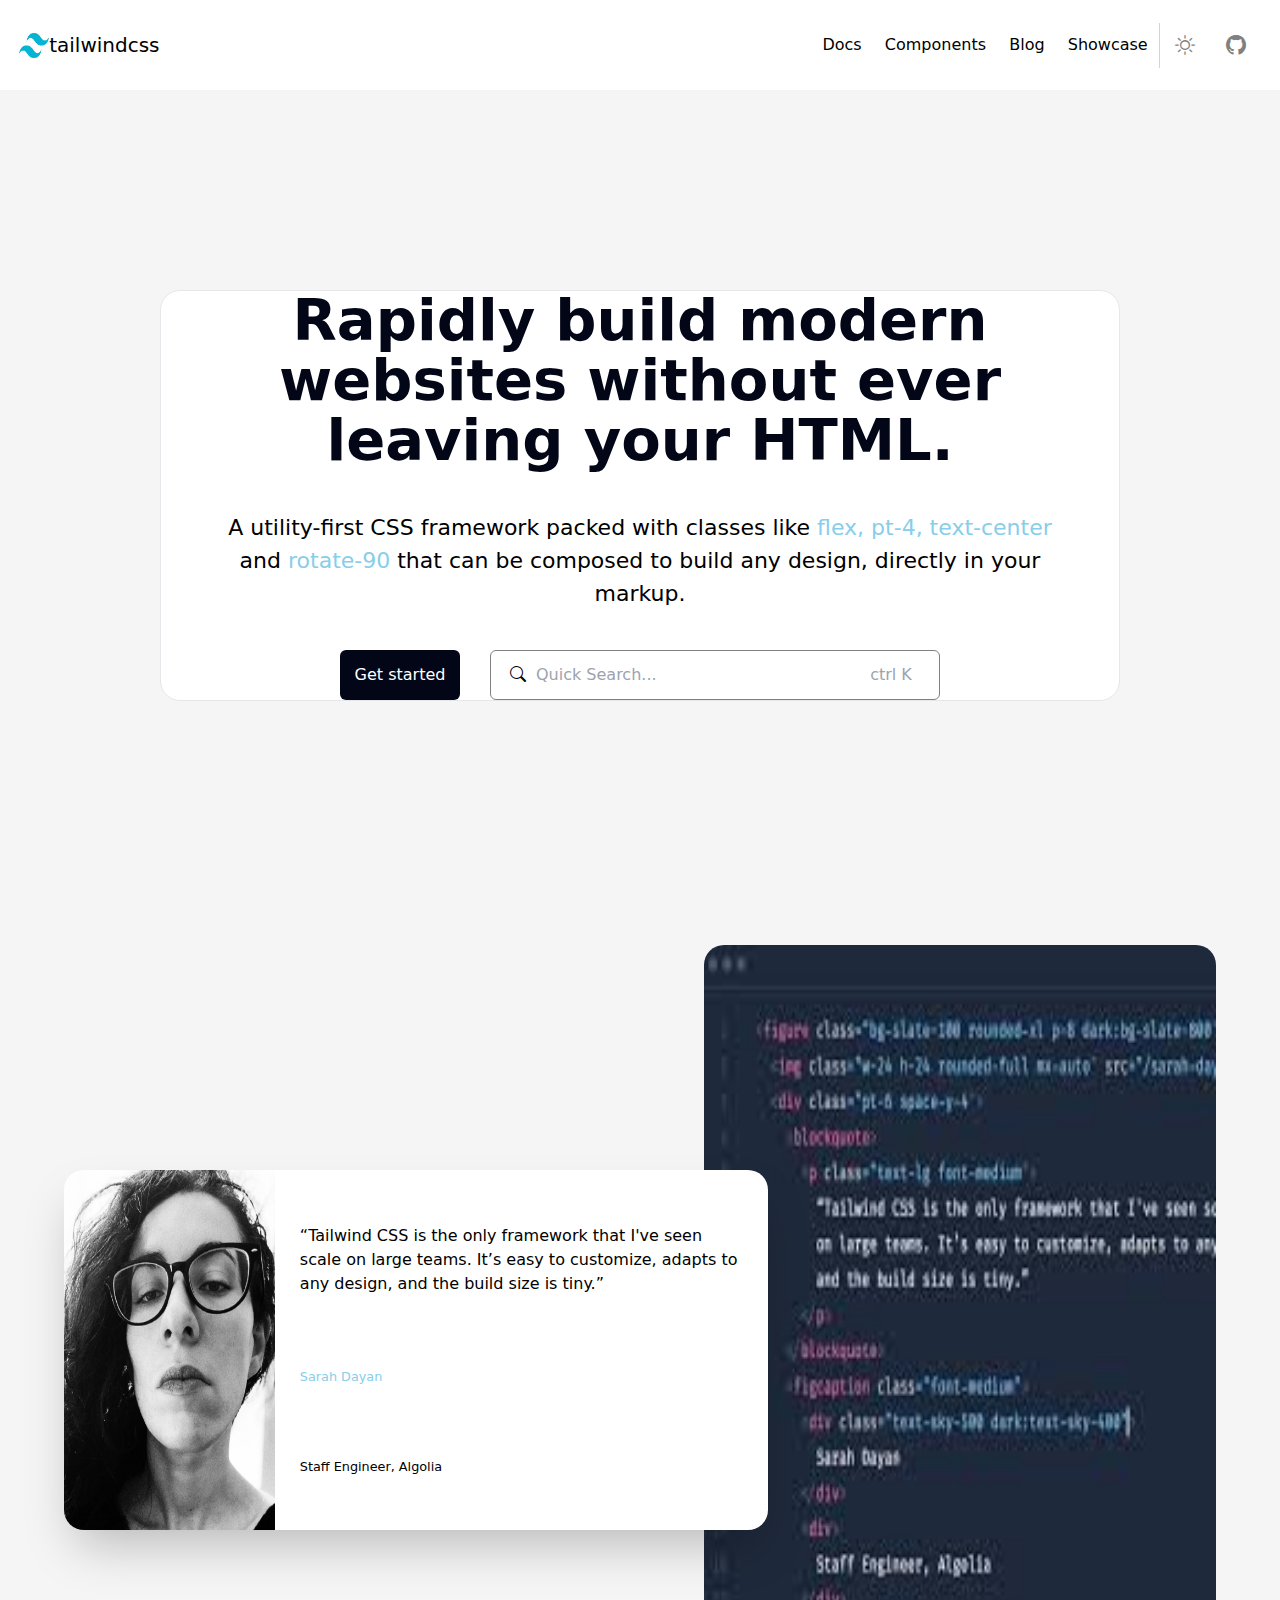
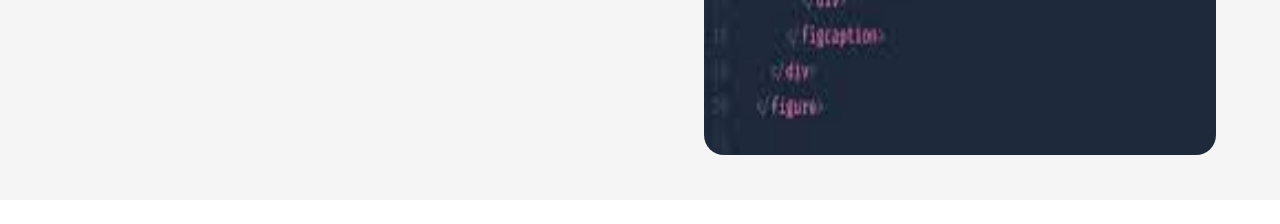
<file: src/index.html>
<!DOCTYPE html>
<html>
  <head>
    <meta charset="UTF-8" />
    <meta name="viewport" content="width=device-width, initial-scale=1.0" />
    <link href="./output.css" rel="stylesheet" />
  </head>
  <body>
    <!DOCTYPE html>
    <html lang="en">
      <head>
        <meta charset="UTF-8" />
        <meta name="viewport" content="width=device-width, initial-scale=1.0" />
        <title>tailwind</title>
        <link rel="stylesheet" href="./output.css" />
        <link
          rel="stylesheet"
          href="https://cdn.jsdelivr.net/npm/bootstrap-icons@1.11.3/font/bootstrap-icons.min.css"
        />
      </head>
      <body class="overflow-x-hidden">
        <main class="bg-[whitesmoke]">
          <header
            class="w-[100vw] h-[10vh] flex items-center justify-center bg-white"
          >
            <div class="w-[97%] h-[10vh] flex items-center justify-between">
              <div class="w-[140px] h-[10vh] flex items-center justify-between">
                <img
                  src="../images/WhatsApp Image 2024-11-06 at 11.22.37_684c1a16.jpg"
                  alt=""
                  class="w-[30px] h-[25px]"
                />
                <p class="text-[20px] font-medium">tailwindcss</p>
              </div>
              <div class="w-[450px] h-[10vh] flex items-center justify-between">
                <nav
                  class="w-[400px] h-[5vh] border-r-[1px] border-gray-300 sm:flex items-center justify-around font-medium hidden"
                >
                  <a class="hover:text-[skyblue] duration-200" href="">Docs</a>
                  <a class="hover:text-[skyblue] duration-200" href=""
                    >Components</a
                  >
                  <a class="hover:text-[skyblue] duration-200" href="">Blog</a>
                  <a class="hover:text-[skyblue] duration-200" href=""
                    >Showcase</a
                  >
                </nav>
                <div
                  class="w-[115px] h-[10vh] sm:flex items-center justify-around hidden text-[20px]"
                >
                  <a href="http://" class="text-[gray] hover:text-[#2b2a2a]">
                    <i class="bi bi-brightness-high"></i>
                  </a>
                  <a href="http://" class="text-[gray] hover:text-[#2b2a2a]">
                    <i class="bi bi-github"></i>
                  </a>
                </div>
              </div>

              <div
                class="sm:hidden flex items-center justify-around w-[100px] h-[10vh] text-[20px]"
              >
                <a href="http://" class="text-[gray] hover:text-[#2b2a2a]">
                  <i class="bi bi-search"></i>
                </a>
                <a href="http:// " class="text-[gray] hover:text-[#2b2a2a]">
                  <i class="bi bi-three-dots-vertical"></i>
                </a>
              </div>
            </div>
          </header>
          <section class="w-[100vw] h-[90vh] grid place-items-center">
            <div
              class="md:w-[75%] w-[90%] h-fit flex items-center justify-between flex-col text-center border-[1px] rounded-[20px] gap-10 bg-white"
            >
              <div class="w-[100%] h-fit">
                <h1
                  class="text-slate-950 md:text-[4.5vw] sm:text-[5.5vw] font-bold leading-[60px]"
                >
                  Rapidly build modern websites without ever leaving your HTML.
                </h1>
              </div>
              <div class="w-[90%] h-fit flex items-end justify-center">
                <p class="text-[22px]">
                  A utility-first CSS framework packed with classes like
                  <span class="text-[skyblue]">flex, pt-4, text-center</span>
                  and <span class="text-[skyblue]">rotate-90</span> that can be
                  composed to build any design, directly in your markup.
                </p>
              </div>
              <div
                class="sm:w-[600px] w-[90vw] h-fit flex items-end justify-between"
              >
                <div class="w-[100%] h-[100%] flex items-end justify-between">
                  <button
                    class="sm:w-[20%] w-[100%] h-[50px] bg-slate-950 hover:bg-slate-800 text-white rounded-md"
                  >
                    Get started
                  </button>
                  <div
                    class="w-[75%] h-[100%] sm:flex hidden items-end justify-center"
                  >
                    <div
                      class="w-[100%] h-[50px] flex items-center justify-between"
                    >
                      <i class="bi bi-search absolute ml-[20px]"></i>
                      <input
                        type="text"
                        placeholder="Quick Search...                                          ctrl K"
                        class="w-[100%] h-[50px] border-[1px] border-[gray] rounded-md pl-[45px] cursor-pointer"
                      />
                    </div>
                  </div>
                </div>
              </div>
            </div>
          </section>
          <section
            class="w-[100vw] md:h-[100vh] h-[120vh] grid place-items-center"
          >
            <div
              class="w-[90%] h-[90%] flex items-center md:justify-between justify-center md:flex-row flex-col-reverse"
            >
              <div
                class="md:w-[55%] w-[50%] shadow-2xl md:absolute static md:h-[40%] h-[70vh] flex items-center justify-between md:flex-row flex-col rounded-[20px] bg-white md:mt-0 mt-[-20px]"
              >
                <div class="w-[30%] h-[100%]">
                  <img
                    src="../images/sarah-dayan.de9b3815.jpg"
                    alt=""
                    class="md:w-[100%] md:h-[100%] w-[80%] h-[80%] md:rounded-tl-[20px] md:rounded-none md:rounded-bl-[20px] rounded-[50%]"
                  />
                </div>
                <div
                  class="md:w-[70%] w-[100%] h-[100%] grid place-items-center"
                >
                  <div
                    class="w-[90%] h-[90%] flex items-start justify-around flex-col"
                  >
                    <p>
                      “Tailwind CSS is the only framework that I've seen scale
                      on large teams. It’s easy to customize, adapts to any
                      design, and the build size is tiny.”
                    </p>
                    <small class="text-[skyblue] font-medium"
                      >Sarah Dayan</small
                    >
                    <small>Staff Engineer, Algolia</small>
                  </div>
                </div>
              </div>
              <div class="md:w-[50%] w-[95%] h-[100%] md:ml-[50vw] ml-0">
                <img
                  src="../images/download.jpeg"
                  alt=""
                  class="w-[100%] h-[100%] rounded-[20px]"
                />
              </div>
            </div>
          </section>
        </main>
         
      </body>
    </html>
  </body>
</html>
</file>
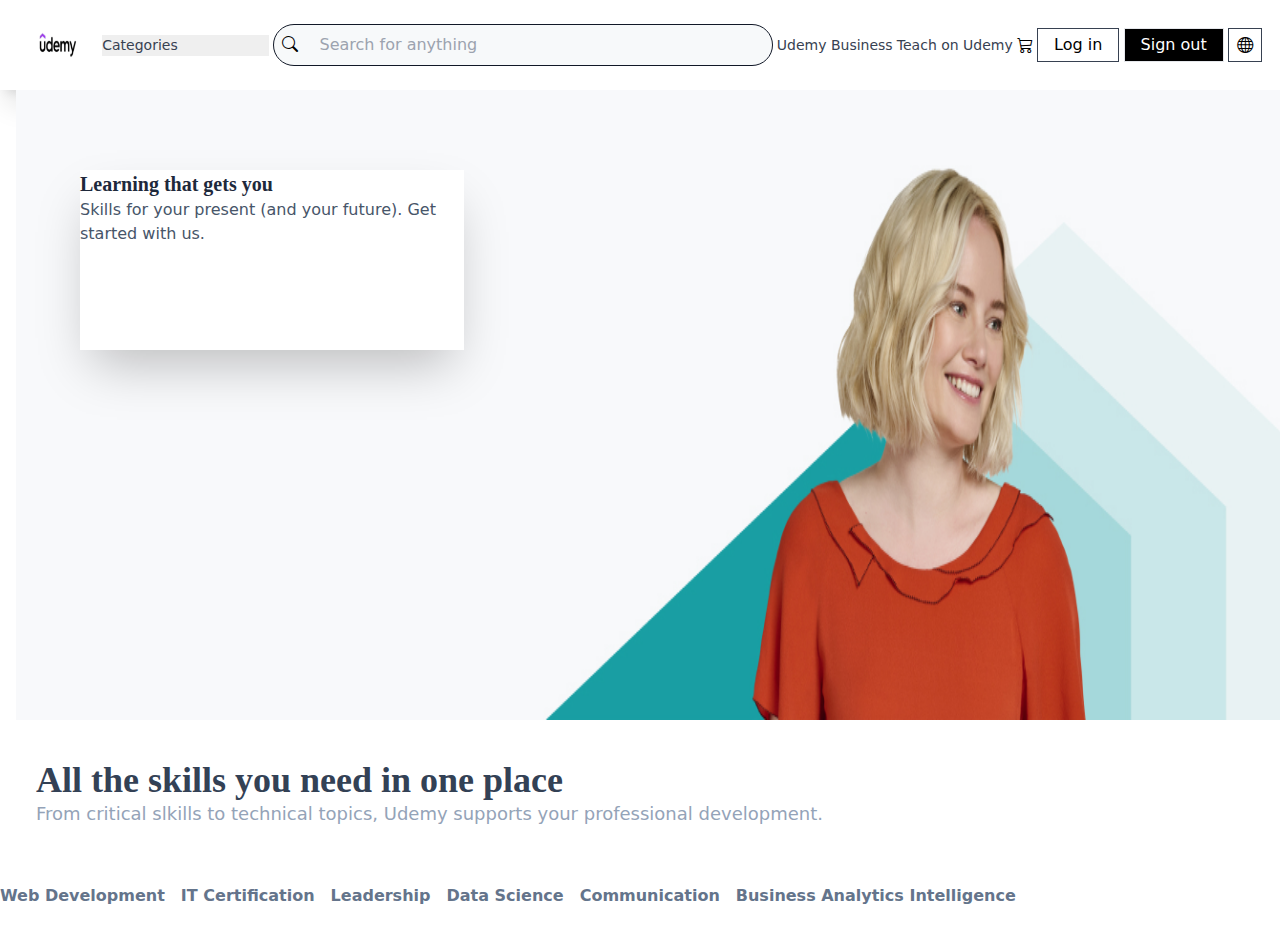
<file: src/udemy.html>
<html lang="en">
<head>
  <meta charset="UTF-8">
  <meta name="viewport" content="width=device-width, initial-scale=1.0">
  <title>Udemy</title>
  <link rel="stylesheet" href="./output.css">
  <link
      rel="stylesheet"
      href="https://cdn.jsdelivr.net/npm/bootstrap-icons@1.11.3/font/bootstrap-icons.min.css"
    />
</head>
<body>
  <header class="w-screen h-[10vh] flex items-center justify-around shadow-xl px-4">
    <img src="../images/bg image.png" alt="" class="w-20 h-20">
    <select name="" id="Categories" class="text-[14px] outline-none border-none appearance-none 
    text-gray-700 hover:text[#a736f5]">
      <option value="">Categories</option>
      <option value="">Development</option>
      <option value="">Business</option>
      <option value="">Finance and Accounting</option>
    </select>
    <div class="w-2/5 p-2 border-[1px] border-gray-900 rounded-3xl bg-[#f7f9fa]">
      <i class="bi bi-search"></i>
      <input type="text" placeholder="Search for anything" class="ml-4 bg-[#f7f9fa] outline-none border-none">
    </div>
    <a href="#" class="text-[14px] text-gray-700 hover:text[#a736f5]">Udemy Business</a>
    <a href="#" class="text-[14px] text-gray-700 hover:text[#a736f5]">Teach on Udemy</a>
    <i class="bi bi-cart3"></i>
    <button class="border-[1px] border-gray-700 px-4 py-1">Log in</button>
    <button class="border-[1px] bg-black text-white px-4 py-1">Sign out</button>
    <p class="border-[1px] border-gray-700 p-2">
      <i class="bi bi-globe"></i>
    </p>
  </header>

  <!-- MAIN SECTION -->
   <main>
    <!-- hero section -->
     <section>
      <div class="flex" >
        <img class="relative mx-4 w-[100vw] h-[70vh]" src="../images/the woman.jpg" >

        <div class="flex flex-col absolute mt-20 ml-20 bg-white shadow-2xl w-[30%] h-[20vh]">
         <h1 class="text-xl font-serif text-slate-800 font-semibold">Learning that gets you</h1>
         <p class="text-slate-600">Skills for your present (and your future). Get started with us.</p>
        </div>

      </div>
        <div class="mx-9 my-6 py-4 pd-4">
          <h2 class="text-slate-700 font-bold font-serif text-4xl">All the skills you need in one place</h2>
          <div class="text-lg text-slate-400">From critical slkills to technical topics, Udemy supports your professional development.</div>
        </div>
          <div class="my-6 py-4 flex justify-start space-x-4 text-center font-bold text-slate-500 
           hover:text-slate-900 decoration-transparent">
           <a href="#">Web Development</a>
           <a href="#">IT Certification</a>
           <a href="#">Leadership</a>
           <a href="#">Data Science</a>
           <a href="#">Communication</a>
           <a href="#">Business Analytics Intelligence</a>
           <a href="#"></a>
           
          </div>
        
      </div>
     </section>
   </main>
</body>
</html>
</file>
<file: src/output.css>
*, ::before, ::after {
  --tw-border-spacing-x: 0;
  --tw-border-spacing-y: 0;
  --tw-translate-x: 0;
  --tw-translate-y: 0;
  --tw-rotate: 0;
  --tw-skew-x: 0;
  --tw-skew-y: 0;
  --tw-scale-x: 1;
  --tw-scale-y: 1;
  --tw-pan-x:  ;
  --tw-pan-y:  ;
  --tw-pinch-zoom:  ;
  --tw-scroll-snap-strictness: proximity;
  --tw-gradient-from-position:  ;
  --tw-gradient-via-position:  ;
  --tw-gradient-to-position:  ;
  --tw-ordinal:  ;
  --tw-slashed-zero:  ;
  --tw-numeric-figure:  ;
  --tw-numeric-spacing:  ;
  --tw-numeric-fraction:  ;
  --tw-ring-inset:  ;
  --tw-ring-offset-width: 0px;
  --tw-ring-offset-color: #fff;
  --tw-ring-color: rgb(59 130 246 / 0.5);
  --tw-ring-offset-shadow: 0 0 #0000;
  --tw-ring-shadow: 0 0 #0000;
  --tw-shadow: 0 0 #0000;
  --tw-shadow-colored: 0 0 #0000;
  --tw-blur:  ;
  --tw-brightness:  ;
  --tw-contrast:  ;
  --tw-grayscale:  ;
  --tw-hue-rotate:  ;
  --tw-invert:  ;
  --tw-saturate:  ;
  --tw-sepia:  ;
  --tw-drop-shadow:  ;
  --tw-backdrop-blur:  ;
  --tw-backdrop-brightness:  ;
  --tw-backdrop-contrast:  ;
  --tw-backdrop-grayscale:  ;
  --tw-backdrop-hue-rotate:  ;
  --tw-backdrop-invert:  ;
  --tw-backdrop-opacity:  ;
  --tw-backdrop-saturate:  ;
  --tw-backdrop-sepia:  ;
  --tw-contain-size:  ;
  --tw-contain-layout:  ;
  --tw-contain-paint:  ;
  --tw-contain-style:  ;
}

::backdrop {
  --tw-border-spacing-x: 0;
  --tw-border-spacing-y: 0;
  --tw-translate-x: 0;
  --tw-translate-y: 0;
  --tw-rotate: 0;
  --tw-skew-x: 0;
  --tw-skew-y: 0;
  --tw-scale-x: 1;
  --tw-scale-y: 1;
  --tw-pan-x:  ;
  --tw-pan-y:  ;
  --tw-pinch-zoom:  ;
  --tw-scroll-snap-strictness: proximity;
  --tw-gradient-from-position:  ;
  --tw-gradient-via-position:  ;
  --tw-gradient-to-position:  ;
  --tw-ordinal:  ;
  --tw-slashed-zero:  ;
  --tw-numeric-figure:  ;
  --tw-numeric-spacing:  ;
  --tw-numeric-fraction:  ;
  --tw-ring-inset:  ;
  --tw-ring-offset-width: 0px;
  --tw-ring-offset-color: #fff;
  --tw-ring-color: rgb(59 130 246 / 0.5);
  --tw-ring-offset-shadow: 0 0 #0000;
  --tw-ring-shadow: 0 0 #0000;
  --tw-shadow: 0 0 #0000;
  --tw-shadow-colored: 0 0 #0000;
  --tw-blur:  ;
  --tw-brightness:  ;
  --tw-contrast:  ;
  --tw-grayscale:  ;
  --tw-hue-rotate:  ;
  --tw-invert:  ;
  --tw-saturate:  ;
  --tw-sepia:  ;
  --tw-drop-shadow:  ;
  --tw-backdrop-blur:  ;
  --tw-backdrop-brightness:  ;
  --tw-backdrop-contrast:  ;
  --tw-backdrop-grayscale:  ;
  --tw-backdrop-hue-rotate:  ;
  --tw-backdrop-invert:  ;
  --tw-backdrop-opacity:  ;
  --tw-backdrop-saturate:  ;
  --tw-backdrop-sepia:  ;
  --tw-contain-size:  ;
  --tw-contain-layout:  ;
  --tw-contain-paint:  ;
  --tw-contain-style:  ;
}

/*
! tailwindcss v3.4.14 | MIT License | https://tailwindcss.com
*/

/*
1. Prevent padding and border from affecting element width. (https://github.com/mozdevs/cssremedy/issues/4)
2. Allow adding a border to an element by just adding a border-width. (https://github.com/tailwindcss/tailwindcss/pull/116)
*/

*,
::before,
::after {
  box-sizing: border-box;
  /* 1 */
  border-width: 0;
  /* 2 */
  border-style: solid;
  /* 2 */
  border-color: #e5e7eb;
  /* 2 */
}

::before,
::after {
  --tw-content: '';
}

/*
1. Use a consistent sensible line-height in all browsers.
2. Prevent adjustments of font size after orientation changes in iOS.
3. Use a more readable tab size.
4. Use the user's configured `sans` font-family by default.
5. Use the user's configured `sans` font-feature-settings by default.
6. Use the user's configured `sans` font-variation-settings by default.
7. Disable tap highlights on iOS
*/

html,
:host {
  line-height: 1.5;
  /* 1 */
  -webkit-text-size-adjust: 100%;
  /* 2 */
  -moz-tab-size: 4;
  /* 3 */
  -o-tab-size: 4;
     tab-size: 4;
  /* 3 */
  font-family: ui-sans-serif, system-ui, sans-serif, "Apple Color Emoji", "Segoe UI Emoji", "Segoe UI Symbol", "Noto Color Emoji";
  /* 4 */
  font-feature-settings: normal;
  /* 5 */
  font-variation-settings: normal;
  /* 6 */
  -webkit-tap-highlight-color: transparent;
  /* 7 */
}

/*
1. Remove the margin in all browsers.
2. Inherit line-height from `html` so users can set them as a class directly on the `html` element.
*/

body {
  margin: 0;
  /* 1 */
  line-height: inherit;
  /* 2 */
}

/*
1. Add the correct height in Firefox.
2. Correct the inheritance of border color in Firefox. (https://bugzilla.mozilla.org/show_bug.cgi?id=190655)
3. Ensure horizontal rules are visible by default.
*/

hr {
  height: 0;
  /* 1 */
  color: inherit;
  /* 2 */
  border-top-width: 1px;
  /* 3 */
}

/*
Add the correct text decoration in Chrome, Edge, and Safari.
*/

abbr:where([title]) {
  -webkit-text-decoration: underline dotted;
          text-decoration: underline dotted;
}

/*
Remove the default font size and weight for headings.
*/

h1,
h2,
h3,
h4,
h5,
h6 {
  font-size: inherit;
  font-weight: inherit;
}

/*
Reset links to optimize for opt-in styling instead of opt-out.
*/

a {
  color: inherit;
  text-decoration: inherit;
}

/*
Add the correct font weight in Edge and Safari.
*/

b,
strong {
  font-weight: bolder;
}

/*
1. Use the user's configured `mono` font-family by default.
2. Use the user's configured `mono` font-feature-settings by default.
3. Use the user's configured `mono` font-variation-settings by default.
4. Correct the odd `em` font sizing in all browsers.
*/

code,
kbd,
samp,
pre {
  font-family: ui-monospace, SFMono-Regular, Menlo, Monaco, Consolas, "Liberation Mono", "Courier New", monospace;
  /* 1 */
  font-feature-settings: normal;
  /* 2 */
  font-variation-settings: normal;
  /* 3 */
  font-size: 1em;
  /* 4 */
}

/*
Add the correct font size in all browsers.
*/

small {
  font-size: 80%;
}

/*
Prevent `sub` and `sup` elements from affecting the line height in all browsers.
*/

sub,
sup {
  font-size: 75%;
  line-height: 0;
  position: relative;
  vertical-align: baseline;
}

sub {
  bottom: -0.25em;
}

sup {
  top: -0.5em;
}

/*
1. Remove text indentation from table contents in Chrome and Safari. (https://bugs.chromium.org/p/chromium/issues/detail?id=999088, https://bugs.webkit.org/show_bug.cgi?id=201297)
2. Correct table border color inheritance in all Chrome and Safari. (https://bugs.chromium.org/p/chromium/issues/detail?id=935729, https://bugs.webkit.org/show_bug.cgi?id=195016)
3. Remove gaps between table borders by default.
*/

table {
  text-indent: 0;
  /* 1 */
  border-color: inherit;
  /* 2 */
  border-collapse: collapse;
  /* 3 */
}

/*
1. Change the font styles in all browsers.
2. Remove the margin in Firefox and Safari.
3. Remove default padding in all browsers.
*/

button,
input,
optgroup,
select,
textarea {
  font-family: inherit;
  /* 1 */
  font-feature-settings: inherit;
  /* 1 */
  font-variation-settings: inherit;
  /* 1 */
  font-size: 100%;
  /* 1 */
  font-weight: inherit;
  /* 1 */
  line-height: inherit;
  /* 1 */
  letter-spacing: inherit;
  /* 1 */
  color: inherit;
  /* 1 */
  margin: 0;
  /* 2 */
  padding: 0;
  /* 3 */
}

/*
Remove the inheritance of text transform in Edge and Firefox.
*/

button,
select {
  text-transform: none;
}

/*
1. Correct the inability to style clickable types in iOS and Safari.
2. Remove default button styles.
*/

button,
input:where([type='button']),
input:where([type='reset']),
input:where([type='submit']) {
  -webkit-appearance: button;
  /* 1 */
  background-color: transparent;
  /* 2 */
  background-image: none;
  /* 2 */
}

/*
Use the modern Firefox focus style for all focusable elements.
*/

:-moz-focusring {
  outline: auto;
}

/*
Remove the additional `:invalid` styles in Firefox. (https://github.com/mozilla/gecko-dev/blob/2f9eacd9d3d995c937b4251a5557d95d494c9be1/layout/style/res/forms.css#L728-L737)
*/

:-moz-ui-invalid {
  box-shadow: none;
}

/*
Add the correct vertical alignment in Chrome and Firefox.
*/

progress {
  vertical-align: baseline;
}

/*
Correct the cursor style of increment and decrement buttons in Safari.
*/

::-webkit-inner-spin-button,
::-webkit-outer-spin-button {
  height: auto;
}

/*
1. Correct the odd appearance in Chrome and Safari.
2. Correct the outline style in Safari.
*/

[type='search'] {
  -webkit-appearance: textfield;
  /* 1 */
  outline-offset: -2px;
  /* 2 */
}

/*
Remove the inner padding in Chrome and Safari on macOS.
*/

::-webkit-search-decoration {
  -webkit-appearance: none;
}

/*
1. Correct the inability to style clickable types in iOS and Safari.
2. Change font properties to `inherit` in Safari.
*/

::-webkit-file-upload-button {
  -webkit-appearance: button;
  /* 1 */
  font: inherit;
  /* 2 */
}

/*
Add the correct display in Chrome and Safari.
*/

summary {
  display: list-item;
}

/*
Removes the default spacing and border for appropriate elements.
*/

blockquote,
dl,
dd,
h1,
h2,
h3,
h4,
h5,
h6,
hr,
figure,
p,
pre {
  margin: 0;
}

fieldset {
  margin: 0;
  padding: 0;
}

legend {
  padding: 0;
}

ol,
ul,
menu {
  list-style: none;
  margin: 0;
  padding: 0;
}

/*
Reset default styling for dialogs.
*/

dialog {
  padding: 0;
}

/*
Prevent resizing textareas horizontally by default.
*/

textarea {
  resize: vertical;
}

/*
1. Reset the default placeholder opacity in Firefox. (https://github.com/tailwindlabs/tailwindcss/issues/3300)
2. Set the default placeholder color to the user's configured gray 400 color.
*/

input::-moz-placeholder, textarea::-moz-placeholder {
  opacity: 1;
  /* 1 */
  color: #9ca3af;
  /* 2 */
}

input::placeholder,
textarea::placeholder {
  opacity: 1;
  /* 1 */
  color: #9ca3af;
  /* 2 */
}

/*
Set the default cursor for buttons.
*/

button,
[role="button"] {
  cursor: pointer;
}

/*
Make sure disabled buttons don't get the pointer cursor.
*/

:disabled {
  cursor: default;
}

/*
1. Make replaced elements `display: block` by default. (https://github.com/mozdevs/cssremedy/issues/14)
2. Add `vertical-align: middle` to align replaced elements more sensibly by default. (https://github.com/jensimmons/cssremedy/issues/14#issuecomment-634934210)
   This can trigger a poorly considered lint error in some tools but is included by design.
*/

img,
svg,
video,
canvas,
audio,
iframe,
embed,
object {
  display: block;
  /* 1 */
  vertical-align: middle;
  /* 2 */
}

/*
Constrain images and videos to the parent width and preserve their intrinsic aspect ratio. (https://github.com/mozdevs/cssremedy/issues/14)
*/

img,
video {
  max-width: 100%;
  height: auto;
}

/* Make elements with the HTML hidden attribute stay hidden by default */

[hidden]:where(:not([hidden="until-found"])) {
  display: none;
}

.static {
  position: static;
}

.absolute {
  position: absolute;
}

.relative {
  position: relative;
}

.mx-4 {
  margin-left: 1rem;
  margin-right: 1rem;
}

.mx-9 {
  margin-left: 2.25rem;
  margin-right: 2.25rem;
}

.my-6 {
  margin-top: 1.5rem;
  margin-bottom: 1.5rem;
}

.ml-0 {
  margin-left: 0px;
}

.ml-\[20px\] {
  margin-left: 20px;
}

.mt-\[-20px\] {
  margin-top: -20px;
}

.ml-20 {
  margin-left: 5rem;
}

.ml-4 {
  margin-left: 1rem;
}

.mt-20 {
  margin-top: 5rem;
}

.flex {
  display: flex;
}

.grid {
  display: grid;
}

.hidden {
  display: none;
}

.h-\[100\%\] {
  height: 100%;
}

.h-\[10vh\] {
  height: 10vh;
}

.h-\[120vh\] {
  height: 120vh;
}

.h-\[25px\] {
  height: 25px;
}

.h-\[50px\] {
  height: 50px;
}

.h-\[5vh\] {
  height: 5vh;
}

.h-\[70vh\] {
  height: 70vh;
}

.h-\[80\%\] {
  height: 80%;
}

.h-\[90\%\] {
  height: 90%;
}

.h-\[90vh\] {
  height: 90vh;
}

.h-fit {
  height: -moz-fit-content;
  height: fit-content;
}

.h-20 {
  height: 5rem;
}

.h-\[20vh\] {
  height: 20vh;
}

.w-\[100\%\] {
  width: 100%;
}

.w-\[100px\] {
  width: 100px;
}

.w-\[100vw\] {
  width: 100vw;
}

.w-\[115px\] {
  width: 115px;
}

.w-\[140px\] {
  width: 140px;
}

.w-\[30\%\] {
  width: 30%;
}

.w-\[30px\] {
  width: 30px;
}

.w-\[400px\] {
  width: 400px;
}

.w-\[450px\] {
  width: 450px;
}

.w-\[50\%\] {
  width: 50%;
}

.w-\[75\%\] {
  width: 75%;
}

.w-\[80\%\] {
  width: 80%;
}

.w-\[90\%\] {
  width: 90%;
}

.w-\[90vw\] {
  width: 90vw;
}

.w-\[95\%\] {
  width: 95%;
}

.w-\[97\%\] {
  width: 97%;
}

.w-2\/5 {
  width: 40%;
}

.w-20 {
  width: 5rem;
}

.w-screen {
  width: 100vw;
}

.rotate-90 {
  --tw-rotate: 90deg;
  transform: translate(var(--tw-translate-x), var(--tw-translate-y)) rotate(var(--tw-rotate)) skewX(var(--tw-skew-x)) skewY(var(--tw-skew-y)) scaleX(var(--tw-scale-x)) scaleY(var(--tw-scale-y));
}

.cursor-pointer {
  cursor: pointer;
}

.appearance-none {
  -webkit-appearance: none;
     -moz-appearance: none;
          appearance: none;
}

.flex-col {
  flex-direction: column;
}

.flex-col-reverse {
  flex-direction: column-reverse;
}

.place-items-center {
  place-items: center;
}

.items-start {
  align-items: flex-start;
}

.items-end {
  align-items: flex-end;
}

.items-center {
  align-items: center;
}

.justify-start {
  justify-content: flex-start;
}

.justify-center {
  justify-content: center;
}

.justify-between {
  justify-content: space-between;
}

.justify-around {
  justify-content: space-around;
}

.gap-10 {
  gap: 2.5rem;
}

.space-x-4 > :not([hidden]) ~ :not([hidden]) {
  --tw-space-x-reverse: 0;
  margin-right: calc(1rem * var(--tw-space-x-reverse));
  margin-left: calc(1rem * calc(1 - var(--tw-space-x-reverse)));
}

.overflow-x-hidden {
  overflow-x: hidden;
}

.rounded-\[20px\] {
  border-radius: 20px;
}

.rounded-\[50\%\] {
  border-radius: 50%;
}

.rounded-md {
  border-radius: 0.375rem;
}

.rounded-3xl {
  border-radius: 1.5rem;
}

.border-\[1px\] {
  border-width: 1px;
}

.border-r-\[1px\] {
  border-right-width: 1px;
}

.border-none {
  border-style: none;
}

.border-\[gray\] {
  --tw-border-opacity: 1;
  border-color: rgb(128 128 128 / var(--tw-border-opacity));
}

.border-gray-300 {
  --tw-border-opacity: 1;
  border-color: rgb(209 213 219 / var(--tw-border-opacity));
}

.border-gray-700 {
  --tw-border-opacity: 1;
  border-color: rgb(55 65 81 / var(--tw-border-opacity));
}

.border-gray-900 {
  --tw-border-opacity: 1;
  border-color: rgb(17 24 39 / var(--tw-border-opacity));
}

.bg-\[whitesmoke\] {
  --tw-bg-opacity: 1;
  background-color: rgb(245 245 245 / var(--tw-bg-opacity));
}

.bg-slate-950 {
  --tw-bg-opacity: 1;
  background-color: rgb(2 6 23 / var(--tw-bg-opacity));
}

.bg-white {
  --tw-bg-opacity: 1;
  background-color: rgb(255 255 255 / var(--tw-bg-opacity));
}

.bg-\[\#f7f9fa\] {
  --tw-bg-opacity: 1;
  background-color: rgb(247 249 250 / var(--tw-bg-opacity));
}

.bg-black {
  --tw-bg-opacity: 1;
  background-color: rgb(0 0 0 / var(--tw-bg-opacity));
}

.p-2 {
  padding: 0.5rem;
}

.px-4 {
  padding-left: 1rem;
  padding-right: 1rem;
}

.py-1 {
  padding-top: 0.25rem;
  padding-bottom: 0.25rem;
}

.py-4 {
  padding-top: 1rem;
  padding-bottom: 1rem;
}

.pl-\[45px\] {
  padding-left: 45px;
}

.text-center {
  text-align: center;
}

.font-serif {
  font-family: ui-serif, Georgia, Cambria, "Times New Roman", Times, serif;
}

.text-3xl {
  font-size: 1.875rem;
  line-height: 2.25rem;
}

.text-\[20px\] {
  font-size: 20px;
}

.text-\[22px\] {
  font-size: 22px;
}

.text-4xl {
  font-size: 2.25rem;
  line-height: 2.5rem;
}

.text-\[14px\] {
  font-size: 14px;
}

.text-lg {
  font-size: 1.125rem;
  line-height: 1.75rem;
}

.text-xl {
  font-size: 1.25rem;
  line-height: 1.75rem;
}

.font-bold {
  font-weight: 700;
}

.font-medium {
  font-weight: 500;
}

.font-semibold {
  font-weight: 600;
}

.leading-\[60px\] {
  line-height: 60px;
}

.text-\[gray\] {
  --tw-text-opacity: 1;
  color: rgb(128 128 128 / var(--tw-text-opacity));
}

.text-\[skyblue\] {
  --tw-text-opacity: 1;
  color: rgb(135 206 235 / var(--tw-text-opacity));
}

.text-slate-950 {
  --tw-text-opacity: 1;
  color: rgb(2 6 23 / var(--tw-text-opacity));
}

.text-white {
  --tw-text-opacity: 1;
  color: rgb(255 255 255 / var(--tw-text-opacity));
}

.text-gray-700 {
  --tw-text-opacity: 1;
  color: rgb(55 65 81 / var(--tw-text-opacity));
}

.text-slate-400 {
  --tw-text-opacity: 1;
  color: rgb(148 163 184 / var(--tw-text-opacity));
}

.text-slate-500 {
  --tw-text-opacity: 1;
  color: rgb(100 116 139 / var(--tw-text-opacity));
}

.text-slate-600 {
  --tw-text-opacity: 1;
  color: rgb(71 85 105 / var(--tw-text-opacity));
}

.text-slate-700 {
  --tw-text-opacity: 1;
  color: rgb(51 65 85 / var(--tw-text-opacity));
}

.text-slate-800 {
  --tw-text-opacity: 1;
  color: rgb(30 41 59 / var(--tw-text-opacity));
}

.underline {
  text-decoration-line: underline;
}

.decoration-transparent {
  text-decoration-color: transparent;
}

.shadow-2xl {
  --tw-shadow: 0 25px 50px -12px rgb(0 0 0 / 0.25);
  --tw-shadow-colored: 0 25px 50px -12px var(--tw-shadow-color);
  box-shadow: var(--tw-ring-offset-shadow, 0 0 #0000), var(--tw-ring-shadow, 0 0 #0000), var(--tw-shadow);
}

.shadow-xl {
  --tw-shadow: 0 20px 25px -5px rgb(0 0 0 / 0.1), 0 8px 10px -6px rgb(0 0 0 / 0.1);
  --tw-shadow-colored: 0 20px 25px -5px var(--tw-shadow-color), 0 8px 10px -6px var(--tw-shadow-color);
  box-shadow: var(--tw-ring-offset-shadow, 0 0 #0000), var(--tw-ring-shadow, 0 0 #0000), var(--tw-shadow);
}

.outline-none {
  outline: 2px solid transparent;
  outline-offset: 2px;
}

.duration-200 {
  transition-duration: 200ms;
}

.hover\:bg-slate-800:hover {
  --tw-bg-opacity: 1;
  background-color: rgb(30 41 59 / var(--tw-bg-opacity));
}

.hover\:text-\[\#2b2a2a\]:hover {
  --tw-text-opacity: 1;
  color: rgb(43 42 42 / var(--tw-text-opacity));
}

.hover\:text-\[skyblue\]:hover {
  --tw-text-opacity: 1;
  color: rgb(135 206 235 / var(--tw-text-opacity));
}

.hover\:text-slate-900:hover {
  --tw-text-opacity: 1;
  color: rgb(15 23 42 / var(--tw-text-opacity));
}

@media (min-width: 640px) {
  .sm\:flex {
    display: flex;
  }

  .sm\:hidden {
    display: none;
  }

  .sm\:w-\[20\%\] {
    width: 20%;
  }

  .sm\:w-\[600px\] {
    width: 600px;
  }

  .sm\:text-\[5\.5vw\] {
    font-size: 5.5vw;
  }
}

@media (min-width: 768px) {
  .md\:absolute {
    position: absolute;
  }

  .md\:ml-\[50vw\] {
    margin-left: 50vw;
  }

  .md\:mt-0 {
    margin-top: 0px;
  }

  .md\:h-\[100\%\] {
    height: 100%;
  }

  .md\:h-\[100vh\] {
    height: 100vh;
  }

  .md\:h-\[40\%\] {
    height: 40%;
  }

  .md\:w-\[100\%\] {
    width: 100%;
  }

  .md\:w-\[50\%\] {
    width: 50%;
  }

  .md\:w-\[55\%\] {
    width: 55%;
  }

  .md\:w-\[70\%\] {
    width: 70%;
  }

  .md\:w-\[75\%\] {
    width: 75%;
  }

  .md\:flex-row {
    flex-direction: row;
  }

  .md\:justify-between {
    justify-content: space-between;
  }

  .md\:rounded-none {
    border-radius: 0px;
  }

  .md\:rounded-bl-\[20px\] {
    border-bottom-left-radius: 20px;
  }

  .md\:rounded-tl-\[20px\] {
    border-top-left-radius: 20px;
  }

  .md\:text-\[4\.5vw\] {
    font-size: 4.5vw;
  }
}
</file>
